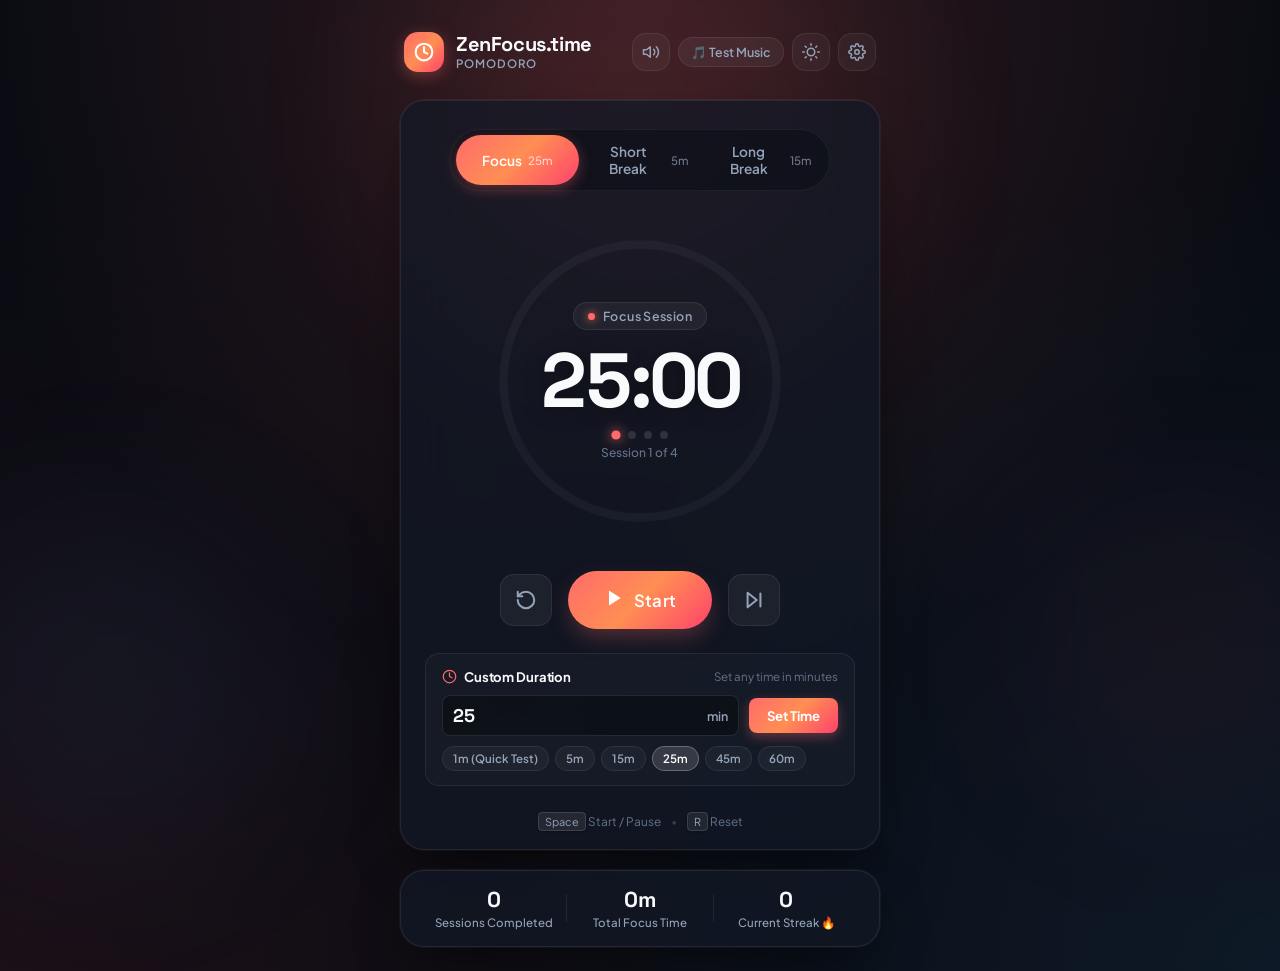
<file: index.html>
<!DOCTYPE html>
<html lang="en">
<head>
  <meta charset="UTF-8">
  <meta name="viewport" content="width=device-width, initial-scale=1.0">
  <title>ZenFocus.time - Minimalist Focus & Productivity Timer</title>
  <meta name="description" content="ZenFocus.time is a sleek, minimalist Pomodoro timer designed to boost focus and productivity. Customize work and break intervals, track focus streaks, and stay in the flow.">
  <meta name="keywords" content="ZenFocus.time, ZenFocus, pomodoro timer, focus timer, productivity app, time management, study timer">
  <meta name="robots" content="index, follow" />
  <link rel="canonical" href="https://zenfocus.time-fcyp.onrender.com/">

  <!-- Open Graph / Facebook -->
  <meta property="og:type" content="website">
  <meta property="og:url" content="https://zenfocus.time-fcyp.onrender.com/">
  <meta property="og:title" content="ZenFocus.time - Minimalist Focus & Productivity Timer">
  <meta property="og:description" content="ZenFocus.time is a sleek, minimalist Pomodoro timer designed to boost focus and productivity. Customize work and break intervals, track focus streaks, and stay in the flow.">
  <meta property="og:site_name" content="ZenFocus.time">

  <!-- Twitter Card -->
  <meta name="twitter:card" content="summary">
  <meta name="twitter:url" content="https://zenfocus.time-fcyp.onrender.com/">
  <meta name="twitter:title" content="ZenFocus.time - Minimalist Focus & Productivity Timer">
  <meta name="twitter:description" content="ZenFocus.time is a sleek, minimalist Pomodoro timer designed to boost focus and productivity. Customize work and break intervals, track focus streaks, and stay in the flow.">

  <!-- Schema.org JSON-LD Structured Data -->
  <script type="application/ld+json">
  {
    "@context": "https://schema.org",
    "@type": "WebApplication",
    "name": "ZenFocus.time",
    "url": "https://zenfocus.time-fcyp.onrender.com/",
    "applicationCategory": "ProductivityApplication",
    "operatingSystem": "All",
    "description": "ZenFocus.time is a sleek, minimalist Pomodoro timer designed to boost focus and productivity. Customize work and break intervals, track focus streaks, and stay in the flow.",
    "offers": {
      "@type": "Offer",
      "price": "0",
      "priceCurrency": "USD"
    }
  }
  </script>

  <link rel="preconnect" href="https://fonts.googleapis.com">
  <link rel="preconnect" href="https://fonts.gstatic.com" crossorigin>
  <link href="https://fonts.googleapis.com/css2?family=Plus+Jakarta+Sans:wght@300;400;500;600;700;800&family=Space+Grotesk:wght@500;700&display=swap" rel="stylesheet">
  <link rel="stylesheet" href="style.css">
</head>
<body>
  <div class="ambient-glow glow-1"></div>
  <div class="ambient-glow glow-2"></div>
  <div class="ambient-glow glow-3"></div>

  <div class="app-container">
    <!-- Top Navigation -->
    <header class="app-header">
      <div class="brand">
        <div class="brand-icon">
          <svg viewBox="0 0 24 24" fill="none" stroke="currentColor" stroke-width="2.5" stroke-linecap="round" stroke-linejoin="round">
            <circle cx="12" cy="12" r="10"></circle>
            <polyline points="12 6 12 12 16 14"></polyline>
          </svg>
        </div>
        <div class="brand-text">
          <h1 class="brand-title">ZenFocus.time</h1>
          <span class="brand-tag">Pomodoro</span>
        </div>
      </div>

      <div class="header-actions">
        <button id="btn-sound-toggle" class="icon-btn" title="Toggle Sound / Test Audio" aria-label="Toggle sound">
          <svg id="sound-icon-on" viewBox="0 0 24 24" fill="none" stroke="currentColor" stroke-width="2" stroke-linecap="round" stroke-linejoin="round">
            <polygon points="11 5 6 9 2 9 2 15 6 15 11 19 11 5"></polygon>
            <path d="M19.07 4.93a10 10 0 0 1 0 14.14M15.54 8.46a5 5 0 0 1 0 7.07"></path>
          </svg>
          <svg id="sound-icon-off" class="hidden" viewBox="0 0 24 24" fill="none" stroke="currentColor" stroke-width="2" stroke-linecap="round" stroke-linejoin="round">
            <polygon points="11 5 6 9 2 9 2 15 6 15 11 19 11 5"></polygon>
            <line x1="23" y1="9" x2="17" y2="15"></line>
            <line x1="17" y1="9" x2="23" y2="15"></line>
          </svg>
        </button>

        <button id="btn-test-sound" class="text-pill-btn" title="Play current completion music sample" aria-label="Test current music">
          <span>🎵 Test Music</span>
        </button>

        <button id="btn-theme-quick" class="icon-btn" title="Quick switch background light / theme" aria-label="Quick switch background light">
          <svg viewBox="0 0 24 24" fill="none" stroke="currentColor" stroke-width="2" stroke-linecap="round" stroke-linejoin="round">
            <circle cx="12" cy="12" r="5"></circle>
            <line x1="12" y1="1" x2="12" y2="3"></line>
            <line x1="12" y1="21" x2="12" y2="23"></line>
            <line x1="4.22" y1="4.22" x2="5.64" y2="5.64"></line>
            <line x1="18.36" y1="18.36" x2="19.78" y2="19.78"></line>
            <line x1="1" y1="12" x2="3" y2="12"></line>
            <line x1="21" y1="12" x2="23" y2="12"></line>
            <line x1="4.22" y1="19.78" x2="5.64" y2="18.36"></line>
            <line x1="18.36" y1="5.64" x2="19.78" y2="4.22"></line>
          </svg>
        </button>

        <button id="btn-settings-open" class="icon-btn" title="Timer Settings" aria-label="Open settings">
          <svg viewBox="0 0 24 24" fill="none" stroke="currentColor" stroke-width="2" stroke-linecap="round" stroke-linejoin="round">
            <circle cx="12" cy="12" r="3"></circle>
            <path d="M19.4 15a1.65 1.65 0 0 0 .33 1.82l.06.06a2 2 0 0 1 0 2.83 2 2 0 0 1-2.83 0l-.06-.06a1.65 1.65 0 0 0-1.82-.33 1.65 1.65 0 0 0-1 1.51V21a2 2 0 0 1-2 2 2 2 0 0 1-2-2v-.09A1.65 1.65 0 0 0 9 19.4a1.65 1.65 0 0 0-1.82.33l-.06.06a2 2 0 0 1-2.83 0 2 2 0 0 1 0-2.83l.06-.06a1.65 1.65 0 0 0 .33-1.82 1.65 1.65 0 0 0-1.51-1H3a2 2 0 0 1-2-2 2 2 0 0 1 2-2h.09A1.65 1.65 0 0 0 4.6 9a1.65 1.65 0 0 0-.33-1.82l-.06-.06a2 2 0 0 1 0-2.83 2 2 0 0 1 2.83 0l.06.06a1.65 1.65 0 0 0 1.82.33H9a1.65 1.65 0 0 0 1-1.51V3a2 2 0 0 1 2-2 2 2 0 0 1 2 2v.09a1.65 1.65 0 0 0 1 1.51 1.65 1.65 0 0 0 1.82-.33l.06-.06a2 2 0 0 1 2.83 0 2 2 0 0 1 0 2.83l-.06.06a1.65 1.65 0 0 0-.33 1.82V9a1.65 1.65 0 0 0 1.51 1H21a2 2 0 0 1 2 2 2 2 0 0 1-2 2h-.09a1.65 1.65 0 0 0-1.51 1z"></path>
          </svg>
        </button>
      </div>
    </header>

    <!-- Main Card -->
    <main class="timer-card glass-panel">
      <!-- Mode Tabs -->
      <nav class="mode-tabs" role="tablist" aria-label="Timer modes">
        <button id="tab-pomodoro" class="tab-btn active" role="tab" aria-selected="true" data-mode="pomodoro">
          <span class="tab-label">Focus</span>
          <span class="tab-duration">25m</span>
        </button>
        <button id="tab-shortBreak" class="tab-btn" role="tab" aria-selected="false" data-mode="shortBreak">
          <span class="tab-label">Short Break</span>
          <span class="tab-duration">5m</span>
        </button>
        <button id="tab-longBreak" class="tab-btn" role="tab" aria-selected="false" data-mode="longBreak">
          <span class="tab-label">Long Break</span>
          <span class="tab-duration">15m</span>
        </button>
        <div class="tab-glider"></div>
      </nav>

      <!-- Center Display with Circular Progress SVG -->
      <div class="dial-container">
        <svg class="progress-ring" viewBox="0 0 340 340" aria-hidden="true">
          <defs>
            <linearGradient id="ring-gradient-focus" x1="0%" y1="0%" x2="100%" y2="100%">
              <stop offset="0%" stop-color="#ff6b6b" />
              <stop offset="50%" stop-color="#ff8e53" />
              <stop offset="100%" stop-color="#ff416c" />
            </linearGradient>
            <linearGradient id="ring-gradient-shortBreak" x1="0%" y1="0%" x2="100%" y2="100%">
              <stop offset="0%" stop-color="#00f2fe" />
              <stop offset="100%" stop-color="#4facfe" />
            </linearGradient>
            <linearGradient id="ring-gradient-longBreak" x1="0%" y1="0%" x2="100%" y2="100%">
              <stop offset="0%" stop-color="#43e97b" />
              <stop offset="100%" stop-color="#38f9d7" />
            </linearGradient>
            <filter id="glow" x="-20%" y="-20%" width="140%" height="140%">
              <feGaussianBlur stdDeviation="6" result="blur" />
              <feComposite in="SourceGraphic" in2="blur" operator="over" />
            </filter>
          </defs>

          <!-- Background Track -->
          <circle class="ring-bg" cx="170" cy="170" r="145"></circle>
          <!-- Foreground Progress -->
          <circle id="progress-circle" class="ring-fg" cx="170" cy="170" r="145"></circle>
        </svg>

        <!-- Time and Status Center Display -->
        <div class="dial-content">
          <div class="session-badge" id="session-badge">
            <span class="badge-dot"></span>
            <span id="badge-text">Focus Session</span>
          </div>

          <div id="timer-display" class="timer-digits" role="timer" aria-live="polite">25:00</div>

          <div class="session-progress-dots" id="cycle-dots" title="Pomodoro cycle completion (4 cycles = long break)">
            <span class="dot active"></span>
            <span class="dot"></span>
            <span class="dot"></span>
            <span class="dot"></span>
          </div>
          <span class="cycle-label" id="cycle-text">Session 1 of 4</span>
        </div>
      </div>

      <!-- Action Controls -->
      <div class="controls-row">
        <!-- Reset Button -->
        <button id="btn-reset" class="control-btn secondary-btn" title="Reset current session (Hotkey: R)" aria-label="Reset Timer">
          <svg viewBox="0 0 24 24" fill="none" stroke="currentColor" stroke-width="2.2" stroke-linecap="round" stroke-linejoin="round">
            <path d="M3 12a9 9 0 1 0 9-9 9.75 9.75 0 0 0-6.74 2.74L3 8"></path>
            <path d="M3 3v5h5"></path>
          </svg>
          <span class="btn-text">Reset</span>
        </button>

        <!-- Main Start / Pause Button -->
        <button id="btn-toggle" class="control-btn primary-btn" title="Start/Pause countdown (Hotkey: Space)" aria-label="Start Timer">
          <span class="btn-icon">
            <svg id="icon-play" viewBox="0 0 24 24" fill="currentColor">
              <polygon points="6 3 20 12 6 21 6 3"></polygon>
            </svg>
            <svg id="icon-pause" class="hidden" viewBox="0 0 24 24" fill="currentColor">
              <rect x="6" y="4" width="4" height="16" rx="1.5"></rect>
              <rect x="14" y="4" width="4" height="16" rx="1.5"></rect>
            </svg>
          </span>
          <span id="btn-toggle-label" class="btn-label">Start</span>
        </button>

        <!-- Skip / Forward Button -->
        <button id="btn-skip" class="control-btn secondary-btn" title="Skip to next session" aria-label="Skip to next session">
          <svg viewBox="0 0 24 24" fill="none" stroke="currentColor" stroke-width="2.2" stroke-linecap="round" stroke-linejoin="round">
            <polygon points="5 4 15 12 5 20 5 4"></polygon>
            <line x1="19" y1="5" x2="19" y2="19"></line>
          </svg>
          <span class="btn-text">Skip</span>
        </button>
      </div>

      <!-- Custom Time in Minutes Input -->
      <div class="custom-time-section">
        <div class="custom-time-header">
          <div class="custom-time-title">
            <svg viewBox="0 0 24 24" fill="none" stroke="currentColor" stroke-width="2" stroke-linecap="round" stroke-linejoin="round">
              <circle cx="12" cy="12" r="10"></circle>
              <polyline points="12 6 12 12 16 14"></polyline>
            </svg>
            <span>Custom Duration</span>
          </div>
          <span class="custom-time-hint">Set any time in minutes</span>
        </div>

        <div class="custom-time-form">
          <div class="custom-input-wrapper">
            <input type="number" id="custom-minutes-input" min="1" max="180" value="25" placeholder="25" aria-label="Custom time in minutes">
            <span class="custom-input-unit">min</span>
          </div>
          <button id="btn-set-custom-time" class="btn-custom-set" type="button">Set Time</button>
        </div>

        <div class="quick-presets">
          <button type="button" class="preset-pill" data-min="1">1m (Quick Test)</button>
          <button type="button" class="preset-pill" data-min="5">5m</button>
          <button type="button" class="preset-pill" data-min="15">15m</button>
          <button type="button" class="preset-pill active" data-min="25">25m</button>
          <button type="button" class="preset-pill" data-min="45">45m</button>
          <button type="button" class="preset-pill" data-min="60">60m</button>
        </div>
      </div>

      <!-- Dedicated Audio Element for Sound Effect -->
      <audio id="alarm-audio" src="alarm.wav" preload="auto"></audio>

      <!-- Quick Tips & Hotkeys -->
      <footer class="timer-footer">
        <div class="shortcut-hints">
          <span class="shortcut"><kbd>Space</kbd> Start / Pause</span>
          <span class="shortcut-separator">•</span>
          <span class="shortcut"><kbd>R</kbd> Reset</span>
        </div>
      </footer>
    </main>

    <!-- Productivity Stats Bar -->
    <section class="stats-card glass-panel">
      <div class="stat-item">
        <span class="stat-number" id="stat-completed">0</span>
        <span class="stat-name">Sessions Completed</span>
      </div>
      <div class="stat-divider"></div>
      <div class="stat-item">
        <span class="stat-number" id="stat-focus-time">0m</span>
        <span class="stat-name">Total Focus Time</span>
      </div>
      <div class="stat-divider"></div>
      <div class="stat-item">
        <span class="stat-number" id="stat-streak">0</span>
        <span class="stat-name">Current Streak 🔥</span>
      </div>
    </section>
  </div>

  <!-- Settings Modal Backdrop & Dialog -->
  <div id="settings-modal" class="modal-backdrop hidden" role="dialog" aria-modal="true" aria-labelledby="settings-heading">
    <div class="modal-card glass-panel">
      <!-- Modal Header with Explicit Back Button and Close Button -->
      <div class="modal-header">
        <button id="btn-settings-back" class="btn-modal-back" type="button" title="Back to Timer" aria-label="Back to Timer">
          <svg viewBox="0 0 24 24" fill="none" stroke="currentColor" stroke-width="2.2" stroke-linecap="round" stroke-linejoin="round">
            <line x1="19" y1="12" x2="5" y2="12"></line>
            <polyline points="12 19 5 12 12 5"></polyline>
          </svg>
          <span>Back</span>
        </button>
        <h2 id="settings-heading" class="modal-title">Timer Settings</h2>
        <button id="btn-settings-close" class="icon-btn close-btn" type="button" title="Close settings" aria-label="Close settings">
          <svg viewBox="0 0 24 24" fill="none" stroke="currentColor" stroke-width="2" stroke-linecap="round" stroke-linejoin="round">
            <line x1="18" y1="6" x2="6" y2="18"></line>
            <line x1="6" y1="6" x2="18" y2="18"></line>
          </svg>
        </button>
      </div>

      <div class="modal-body">
        <!-- 1. Time Presets -->
        <div class="setting-group">
          <label class="setting-title">Time (Minutes)</label>
          <div class="time-inputs-grid">
            <div class="input-card">
              <label for="input-pomodoro">Focus</label>
              <input type="number" id="input-pomodoro" min="1" max="90" value="25">
            </div>
            <div class="input-card">
              <label for="input-shortBreak">Short Break</label>
              <input type="number" id="input-shortBreak" min="1" max="30" value="5">
            </div>
            <div class="input-card">
              <label for="input-longBreak">Long Break</label>
              <input type="number" id="input-longBreak" min="1" max="60" value="15">
            </div>
          </div>
        </div>

        <!-- 2. Sound & Alerts with Rich Music Selection Cards -->
        <div class="setting-group">
          <label class="setting-title">Sound & Alerts</label>

          <div class="setting-row">
            <div class="setting-desc">
              <span class="setting-label">Sound Notification</span>
              <span class="setting-subtext">Play acoustic chime when countdown finishes</span>
            </div>
            <label class="switch">
              <input type="checkbox" id="setting-sound-enabled" checked>
              <span class="slider"></span>
            </label>
          </div>

          <div class="setting-row">
            <div class="setting-desc">
              <span class="setting-label">Volume (<span id="setting-volume-label">85%</span>)</span>
            </div>
            <input type="range" id="setting-volume" min="10" max="100" value="85" class="custom-range">
          </div>

          <!-- Interactive Music Cards Grid -->
          <div class="setting-subgroup">
            <div class="setting-desc" style="margin-top: 4px; margin-bottom: 8px;">
              <span class="setting-label">End-of-Timer Music</span>
              <span class="setting-subtext">Choose your celebration sound (click card to select & preview):</span>
            </div>

            <div class="music-cards-grid" id="music-cards-container">
              <button type="button" class="music-card-btn active" data-music="fanfare" title="Strong Victory Fanfare">
                <div class="music-card-info">
                  <span class="music-card-icon">🎺</span>
                  <div class="music-card-text">
                    <span class="music-card-title">Victory Fanfare</span>
                    <span class="music-card-tag">Triumphant Brass</span>
                  </div>
                </div>
                <div class="music-card-actions">
                  <span class="music-card-check">✓</span>
                  <span class="music-card-preview-btn" title="Preview sound" data-preview="fanfare">
                    <svg viewBox="0 0 24 24" fill="currentColor"><polygon points="6 4 20 12 6 20 6 4"></polygon></svg>
                  </span>
                </div>
              </button>

              <button type="button" class="music-card-btn" data-music="zen" title="Zen Temple Chime">
                <div class="music-card-info">
                  <span class="music-card-icon">🧘</span>
                  <div class="music-card-text">
                    <span class="music-card-title">Zen Temple Chime</span>
                    <span class="music-card-tag">528Hz Solfeggio</span>
                  </div>
                </div>
                <div class="music-card-actions">
                  <span class="music-card-check">✓</span>
                  <span class="music-card-preview-btn" title="Preview sound" data-preview="zen">
                    <svg viewBox="0 0 24 24" fill="currentColor"><polygon points="6 4 20 12 6 20 6 4"></polygon></svg>
                  </span>
                </div>
              </button>

              <button type="button" class="music-card-btn" data-music="crystal" title="Crystal Marimba">
                <div class="music-card-info">
                  <span class="music-card-icon">💎</span>
                  <div class="music-card-text">
                    <span class="music-card-title">Crystal Marimba</span>
                    <span class="music-card-tag">Melodic Triad</span>
                  </div>
                </div>
                <div class="music-card-actions">
                  <span class="music-card-check">✓</span>
                  <span class="music-card-preview-btn" title="Preview sound" data-preview="crystal">
                    <svg viewBox="0 0 24 24" fill="currentColor"><polygon points="6 4 20 12 6 20 6 4"></polygon></svg>
                  </span>
                </div>
              </button>

              <button type="button" class="music-card-btn" data-music="digital" title="Modern Pulse">
                <div class="music-card-info">
                  <span class="music-card-icon">⚡</span>
                  <div class="music-card-text">
                    <span class="music-card-title">Modern Pulse</span>
                    <span class="music-card-tag">Crisp Dual Alert</span>
                  </div>
                </div>
                <div class="music-card-actions">
                  <span class="music-card-check">✓</span>
                  <span class="music-card-preview-btn" title="Preview sound" data-preview="digital">
                    <svg viewBox="0 0 24 24" fill="currentColor"><polygon points="6 4 20 12 6 20 6 4"></polygon></svg>
                  </span>
                </div>
              </button>

              <button type="button" class="music-card-btn" data-music="bell" title="Acoustic Bell">
                <div class="music-card-info">
                  <span class="music-card-icon">🔔</span>
                  <div class="music-card-text">
                    <span class="music-card-title">Acoustic Bell</span>
                    <span class="music-card-tag">Warm Desk Chime</span>
                  </div>
                </div>
                <div class="music-card-actions">
                  <span class="music-card-check">✓</span>
                  <span class="music-card-preview-btn" title="Preview sound" data-preview="bell">
                    <svg viewBox="0 0 24 24" fill="currentColor"><polygon points="6 4 20 12 6 20 6 4"></polygon></svg>
                  </span>
                </div>
              </button>

              <button type="button" class="music-card-btn" data-music="harp" title="Celestial Harp">
                <div class="music-card-info">
                  <span class="music-card-icon">✨</span>
                  <div class="music-card-text">
                    <span class="music-card-title">Celestial Harp</span>
                    <span class="music-card-tag">Ambient Glissando</span>
                  </div>
                </div>
                <div class="music-card-actions">
                  <span class="music-card-check">✓</span>
                  <span class="music-card-preview-btn" title="Preview sound" data-preview="harp">
                    <svg viewBox="0 0 24 24" fill="currentColor"><polygon points="6 4 20 12 6 20 6 4"></polygon></svg>
                  </span>
                </div>
              </button>
            </div>

            <!-- Fallback select for accessibility sync -->
            <select id="setting-chime-style" class="custom-select" style="display: none;" aria-label="Select Chime Music">
              <option value="fanfare" selected>Strong Victory Fanfare 🎺 (Default)</option>
              <option value="zen">Zen Temple Chime 🧘</option>
              <option value="crystal">Crystal Marimba 💎</option>
              <option value="digital">Modern Pulse ⚡</option>
              <option value="bell">Acoustic Bell 🔔</option>
              <option value="harp">Celestial Harp ✨</option>
            </select>
          </div>
        </div>

        <!-- 3. Background Light & Atmosphere Themes Inside Settings -->
        <div class="setting-group" id="setting-group-theme">
          <label class="setting-title">Background Light & Atmosphere</label>
          <span class="setting-subtext">Click any ambient light theme below to see real-time glow:</span>

          <div class="setting-theme-grid" id="theme-swatches">
            <button type="button" class="theme-card-btn active" data-theme="midnight" title="Midnight Slate">
              <span class="theme-check-icon">✓</span>
              <span class="theme-card-preview" style="background: linear-gradient(135deg, #182030, #ff6348);"></span>
              <span class="theme-card-title">Midnight</span>
            </button>
            <button type="button" class="theme-card-btn" data-theme="violet" title="Cosmic Violet">
              <span class="theme-check-icon">✓</span>
              <span class="theme-card-preview" style="background: linear-gradient(135deg, #241142, #a855f7);"></span>
              <span class="theme-card-title">Violet</span>
            </button>
            <button type="button" class="theme-card-btn" data-theme="cyan" title="Electric Ocean">
              <span class="theme-check-icon">✓</span>
              <span class="theme-card-preview" style="background: linear-gradient(135deg, #072a3e, #00f2fe);"></span>
              <span class="theme-card-title">Cyan</span>
            </button>
            <button type="button" class="theme-card-btn" data-theme="emerald" title="Zen Forest">
              <span class="theme-check-icon">✓</span>
              <span class="theme-card-preview" style="background: linear-gradient(135deg, #093322, #10b981);"></span>
              <span class="theme-card-title">Emerald</span>
            </button>
            <button type="button" class="theme-card-btn" data-theme="sunset" title="Golden Sunset">
              <span class="theme-check-icon">✓</span>
              <span class="theme-card-preview" style="background: linear-gradient(135deg, #381c04, #f59e0b);"></span>
              <span class="theme-card-title">Sunset</span>
            </button>
            <button type="button" class="theme-card-btn" data-theme="crimson" title="Ruby Rose">
              <span class="theme-check-icon">✓</span>
              <span class="theme-card-preview" style="background: linear-gradient(135deg, #360917, #f43f5e);"></span>
              <span class="theme-card-title">Crimson</span>
            </button>
          </div>
        </div>

        <!-- 4. Preferences -->
        <div class="setting-group">
          <label class="setting-title">Preferences</label>
          <div class="setting-row">
            <div class="setting-desc">
              <span class="setting-label">Auto-start Breaks</span>
              <span class="setting-subtext">Automatically begin break timer when focus completes</span>
            </div>
            <label class="switch">
              <input type="checkbox" id="setting-auto-break">
              <span class="slider"></span>
            </label>
          </div>
        </div>
      </div>

      <!-- Always Pinned Modal Footer with Back & Save/Apply -->
      <div class="modal-footer">
        <button id="btn-settings-footer-back" class="btn-ghost btn-footer-back" type="button" title="Back to timer">
          <svg viewBox="0 0 24 24" fill="none" stroke="currentColor" stroke-width="2.2" stroke-linecap="round" stroke-linejoin="round">
            <polyline points="15 18 9 12 15 6"></polyline>
          </svg>
          <span>Back</span>
        </button>
        <button id="btn-settings-reset" class="btn-ghost" type="button">Reset Defaults</button>
        <button id="btn-settings-save" class="btn-solid btn-save-apply" type="button">
          <svg viewBox="0 0 24 24" fill="none" stroke="currentColor" stroke-width="2.2" stroke-linecap="round" stroke-linejoin="round">
            <polyline points="20 6 9 17 4 12"></polyline>
          </svg>
          <span>Save & Apply</span>
        </button>
      </div>
    </div>
  </div>

  <!-- Audio Completion Banner Toast Notification -->
  <div id="toast-notification" class="toast-card glass-panel hidden" role="status" aria-live="polite">
    <div class="toast-icon">✨</div>
    <div class="toast-body">
      <h4 id="toast-title" class="toast-title">Session Complete!</h4>
      <p id="toast-message" class="toast-message">Great job! Time for a well-deserved break.</p>
    </div>
    <button id="btn-toast-dismiss" class="toast-close" aria-label="Dismiss toast">×</button>
  </div>

  <script src="app.js"></script>
</body>
</html>
</file>
<file: style.css>
:root {
  /* Default Ambient Colors */
  --ambient-1: rgba(255, 107, 107, 0.14);
  --ambient-2: rgba(79, 172, 254, 0.08);
  --ambient-3: rgba(255, 71, 87, 0.08);

  /* Color Palette - Focus Theme (Default Coral/Orange) */
  --theme-primary: #ff6348;
  --theme-secondary: #ff4757;
  --theme-gradient: linear-gradient(135deg, #ff6b6b 0%, #ff8e53 50%, #ff416c 100%);
  --theme-glow: rgba(255, 107, 107, 0.35);
  --theme-bg-glow: rgba(255, 71, 87, 0.12);

  /* Mode Specific Colors */
  --focus-gradient: linear-gradient(135deg, #ff6b6b 0%, #ff8e53 50%, #ff416c 100%);
  --focus-glow: rgba(255, 107, 107, 0.35);
  --shortBreak-gradient: linear-gradient(135deg, #00f2fe 0%, #4facfe 100%);
  --shortBreak-glow: rgba(79, 172, 254, 0.35);
  --longBreak-gradient: linear-gradient(135deg, #43e97b 0%, #38f9d7 100%);
  --longBreak-glow: rgba(56, 249, 215, 0.35);

  /* Neutral Dark Glass Theme */
  --bg-deep: #080b12;
  --card-bg: rgba(18, 24, 38, 0.72);
  --card-border: rgba(255, 255, 255, 0.08);
  --card-border-hover: rgba(255, 255, 255, 0.16);
  --text-main: #f8fafc;
  --text-muted: #94a3b8;
  --text-dim: #64748b;

  --font-display: 'Space Grotesk', -apple-system, BlinkMacSystemFont, sans-serif;
  --font-body: 'Plus Jakarta Sans', -apple-system, BlinkMacSystemFont, sans-serif;

  --radius-sm: 8px;
  --radius-md: 14px;
  --radius-lg: 24px;
  --radius-full: 9999px;

  --shadow-card: 0 20px 50px -10px rgba(0, 0, 0, 0.5), 0 0 0 1px rgba(255, 255, 255, 0.05);
  --shadow-btn: 0 10px 25px -5px var(--theme-glow);
}

/* 1. Midnight Theme (Default) */
body[data-theme="midnight"],
:root:not([data-theme]) body {
  --bg-deep: #080b12;
  --card-bg: rgba(18, 24, 38, 0.75);
  --card-border: rgba(255, 255, 255, 0.08);
  --ambient-1: rgba(255, 107, 107, 0.16);
  --ambient-2: rgba(79, 172, 254, 0.09);
  --ambient-3: rgba(255, 71, 87, 0.08);
}

/* 2. Cosmic Violet Theme */
body[data-theme="violet"] {
  --bg-deep: #0c0617;
  --card-bg: rgba(25, 13, 44, 0.75);
  --card-border: rgba(168, 85, 247, 0.18);
  --card-border-hover: rgba(168, 85, 247, 0.35);
  --ambient-1: rgba(168, 85, 247, 0.22);
  --ambient-2: rgba(236, 72, 153, 0.15);
  --ambient-3: rgba(99, 102, 241, 0.14);
}

/* 3. Electric Ocean Cyan Theme */
body[data-theme="cyan"] {
  --bg-deep: #030e18;
  --card-bg: rgba(7, 26, 42, 0.75);
  --card-border: rgba(0, 242, 254, 0.18);
  --card-border-hover: rgba(0, 242, 254, 0.35);
  --ambient-1: rgba(0, 242, 254, 0.2);
  --ambient-2: rgba(79, 172, 254, 0.15);
  --ambient-3: rgba(20, 184, 166, 0.12);
}

/* 4. Zen Forest Emerald Theme */
body[data-theme="emerald"] {
  --bg-deep: #03140c;
  --card-bg: rgba(8, 36, 24, 0.75);
  --card-border: rgba(16, 185, 129, 0.18);
  --card-border-hover: rgba(16, 185, 129, 0.35);
  --ambient-1: rgba(16, 185, 129, 0.2);
  --ambient-2: rgba(56, 249, 215, 0.14);
  --ambient-3: rgba(5, 150, 105, 0.14);
}

/* 5. Golden Sunset Theme */
body[data-theme="sunset"] {
  --bg-deep: #160a02;
  --card-bg: rgba(38, 19, 7, 0.75);
  --card-border: rgba(245, 158, 11, 0.2);
  --card-border-hover: rgba(245, 158, 11, 0.38);
  --ambient-1: rgba(245, 158, 11, 0.2);
  --ambient-2: rgba(239, 68, 68, 0.14);
  --ambient-3: rgba(217, 119, 6, 0.14);
}

/* 6. Ruby Rose Theme */
body[data-theme="crimson"] {
  --bg-deep: #18030b;
  --card-bg: rgba(42, 10, 22, 0.75);
  --card-border: rgba(244, 63, 94, 0.2);
  --card-border-hover: rgba(244, 63, 94, 0.38);
  --ambient-1: rgba(244, 63, 94, 0.22);
  --ambient-2: rgba(219, 39, 119, 0.15);
  --ambient-3: rgba(239, 68, 68, 0.14);
}

/* Base Reset & Typography */
* {
  margin: 0;
  padding: 0;
  box-sizing: border-box;
  -webkit-font-smoothing: antialiased;
}

/* Globally remove side scrollbar while keeping scroll functionality */
html,
body,
* {
  scrollbar-width: none !important;
  /* Firefox */
  -ms-overflow-style: none !important;
  /* IE & Edge */
}

html::-webkit-scrollbar,
body::-webkit-scrollbar,
*::-webkit-scrollbar {
  display: none !important;
  width: 0 !important;
  height: 0 !important;
}

body {
  font-family: var(--font-body);
  background-color: var(--bg-deep);
  color: var(--text-main);
  min-height: 100vh;
  display: flex;
  justify-content: center;
  align-items: center;
  overflow-x: hidden;
  position: relative;
  padding: 24px 16px;
  background-image:
    radial-gradient(circle at 50% 0%, var(--ambient-1) 0%, transparent 60%),
    radial-gradient(circle at 100% 100%, var(--ambient-2) 0%, transparent 50%),
    radial-gradient(circle at 0% 100%, var(--ambient-3) 0%, transparent 50%);
  transition: background-color 0.6s cubic-bezier(0.4, 0, 0.2, 1);
}

/* Ambient Floating Glow Elements */
.ambient-glow {
  position: fixed;
  border-radius: 50%;
  filter: blur(100px);
  pointer-events: none;
  z-index: 0;
  opacity: 0.7;
  transition: background 0.8s cubic-bezier(0.4, 0, 0.2, 1);
}

.glow-1 {
  width: 450px;
  height: 450px;
  top: -100px;
  left: 50%;
  transform: translateX(-50%);
  background: var(--ambient-1);
  animation: floatOrb 18s ease-in-out infinite alternate;
}

.glow-2 {
  width: 350px;
  height: 350px;
  bottom: 5%;
  left: -5%;
  background: var(--ambient-2);
}

.glow-3 {
  width: 320px;
  height: 320px;
  bottom: 10%;
  right: -5%;
  background: var(--ambient-3);
}

@keyframes floatOrb {
  0% {
    transform: translateX(-50%) translateY(0) scale(1);
  }

  50% {
    transform: translateX(-45%) translateY(40px) scale(1.08);
  }

  100% {
    transform: translateX(-55%) translateY(10px) scale(0.95);
  }
}

/* Settings Modal Theme Grid */
.setting-theme-grid {
  display: grid;
  grid-template-columns: repeat(3, 1fr);
  gap: 10px;
}

@media (max-width: 480px) {
  .setting-theme-grid {
    grid-template-columns: repeat(2, 1fr);
  }
}

.theme-card-btn {
  position: relative;
  background: rgba(255, 255, 255, 0.04);
  border: 1px solid rgba(255, 255, 255, 0.1);
  border-radius: var(--radius-md);
  padding: 12px 8px 10px;
  display: flex;
  flex-direction: column;
  align-items: center;
  gap: 8px;
  cursor: pointer;
  transition: all 0.25s cubic-bezier(0.4, 0, 0.2, 1);
  user-select: none;
}

.theme-card-preview {
  width: 100%;
  height: 26px;
  border-radius: var(--radius-sm);
  border: 1px solid rgba(255, 255, 255, 0.25);
  box-shadow: 0 2px 6px rgba(0, 0, 0, 0.3);
}

.theme-card-title {
  font-family: inherit;
  font-size: 0.78rem;
  font-weight: 600;
  color: var(--text-muted);
}

.theme-check-icon {
  display: none;
  position: absolute;
  top: 5px;
  right: 6px;
  width: 16px;
  height: 16px;
  border-radius: 50%;
  background: var(--theme-primary);
  color: #fff;
  font-size: 0.65rem;
  font-weight: 700;
  align-items: center;
  justify-content: center;
  box-shadow: 0 0 6px var(--theme-glow);
}

.theme-card-btn:hover {
  background: rgba(255, 255, 255, 0.1);
  border-color: rgba(255, 255, 255, 0.25);
  transform: translateY(-2px);
}

.theme-card-btn:hover .theme-card-title {
  color: var(--text-main);
}

.theme-card-btn.active {
  background: rgba(255, 255, 255, 0.12);
  border-color: var(--theme-primary);
  box-shadow: 0 0 16px var(--ambient-1);
}

.theme-card-btn.active .theme-check-icon {
  display: flex;
}

.theme-card-btn.active .theme-card-preview {
  border-color: #fff;
  box-shadow: 0 0 10px currentColor;
}

.theme-card-btn.active .theme-card-title {
  color: #fff;
  font-weight: 700;
}

.setting-header-with-badge {
  display: flex;
  align-items: center;
  justify-content: space-between;
  gap: 8px;
}

.active-badge-pill {
  font-size: 0.72rem;
  font-weight: 600;
  padding: 3px 9px;
  border-radius: var(--radius-full);
  background: rgba(255, 255, 255, 0.08);
  color: var(--text-main);
  border: 1px solid rgba(255, 255, 255, 0.15);
  letter-spacing: 0.02em;
}

/* Main Container Layout */
.app-container {
  width: 100%;
  max-width: 480px;
  display: flex;
  flex-direction: column;
  gap: 20px;
  position: relative;
  z-index: 1;
}

/* Glass Panel Utility */
.glass-panel {
  background: var(--card-bg);
  backdrop-filter: blur(24px);
  -webkit-backdrop-filter: blur(24px);
  border: 1px solid var(--card-border);
  box-shadow: var(--shadow-card);
  border-radius: var(--radius-lg);
  transition: border-color 0.3s ease, box-shadow 0.3s ease;
}

.glass-panel:hover {
  border-color: var(--card-border-hover);
}

/* App Header */
.app-header {
  display: flex;
  justify-content: space-between;
  align-items: center;
  padding: 8px 4px;
}

.brand {
  display: flex;
  align-items: center;
  gap: 12px;
}

.brand-icon {
  width: 40px;
  height: 40px;
  border-radius: var(--radius-md);
  background: var(--theme-gradient);
  display: flex;
  align-items: center;
  justify-content: center;
  color: #fff;
  box-shadow: 0 4px 15px var(--theme-glow);
  transition: all 0.4s ease;
}

.brand-icon svg {
  width: 20px;
  height: 20px;
}

.brand-text {
  display: flex;
  flex-direction: column;
}

.brand-title {
  font-family: var(--font-display);
  font-size: 1.25rem;
  font-weight: 700;
  letter-spacing: -0.02em;
  color: var(--text-main);
  line-height: 1.15;
  margin: 0;
}

.brand-tag {
  font-size: 0.72rem;
  font-weight: 600;
  color: var(--text-muted);
  text-transform: uppercase;
  letter-spacing: 0.08em;
}

.header-actions {
  display: flex;
  align-items: center;
  gap: 8px;
}

.icon-btn {
  width: 38px;
  height: 38px;
  border-radius: var(--radius-md);
  background: rgba(255, 255, 255, 0.04);
  border: 1px solid var(--card-border);
  color: var(--text-muted);
  display: flex;
  align-items: center;
  justify-content: center;
  cursor: pointer;
  transition: all 0.2s cubic-bezier(0.4, 0, 0.2, 1);
}

.icon-btn svg {
  width: 18px;
  height: 18px;
}

.icon-btn:hover {
  background: rgba(255, 255, 255, 0.1);
  color: var(--text-main);
  border-color: rgba(255, 255, 255, 0.2);
  transform: translateY(-1px);
}

.icon-btn:active {
  transform: translateY(1px);
}

.text-pill-btn {
  background: rgba(255, 255, 255, 0.05);
  border: 1px solid var(--card-border);
  color: var(--text-muted);
  padding: 6px 12px;
  border-radius: var(--radius-full);
  font-size: 0.78rem;
  font-weight: 600;
  font-family: inherit;
  cursor: pointer;
  display: flex;
  align-items: center;
  gap: 4px;
  transition: all 0.2s ease;
}

.text-pill-btn:hover {
  background: rgba(255, 255, 255, 0.1);
  color: var(--text-main);
  border-color: rgba(255, 255, 255, 0.2);
  transform: translateY(-1px);
}

/* Timer Card */
.timer-card {
  padding: 28px 24px 20px;
  display: flex;
  flex-direction: column;
  align-items: center;
  gap: 24px;
}

/* Mode Switcher Tabs */
.mode-tabs {
  position: relative;
  display: flex;
  background: rgba(10, 14, 23, 0.6);
  padding: 5px;
  border-radius: var(--radius-full);
  border: 1px solid rgba(255, 255, 255, 0.06);
  width: 100%;
  max-width: 380px;
}

.tab-btn {
  flex: 1;
  position: relative;
  z-index: 2;
  background: none;
  border: none;
  padding: 8px 12px;
  font-family: inherit;
  font-size: 0.85rem;
  font-weight: 600;
  color: var(--text-muted);
  cursor: pointer;
  border-radius: var(--radius-full);
  transition: color 0.3s ease;
  display: flex;
  align-items: center;
  justify-content: center;
  gap: 6px;
}

.tab-btn:hover {
  color: var(--text-main);
}

.tab-btn.active {
  color: #fff;
}

.tab-duration {
  font-size: 0.72rem;
  opacity: 0.7;
  font-weight: 500;
}

/* Floating Glider underneath active tab */
.tab-glider {
  position: absolute;
  top: 5px;
  bottom: 5px;
  left: 5px;
  width: calc((100% - 10px) / 3);
  border-radius: var(--radius-full);
  background: var(--theme-gradient);
  box-shadow: 0 4px 14px var(--theme-glow);
  z-index: 1;
  transition: transform 0.35s cubic-bezier(0.34, 1.56, 0.64, 1), background 0.4s ease;
}

/* Dial & Circular Timer Display */
.dial-container {
  position: relative;
  width: 320px;
  height: 320px;
  display: flex;
  align-items: center;
  justify-content: center;
  margin: 6px 0;
}

.progress-ring {
  width: 100%;
  height: 100%;
  transform: rotate(-90deg);
  overflow: visible;
}

.ring-bg {
  fill: none;
  stroke: rgba(255, 255, 255, 0.04);
  stroke-width: 9;
}

.ring-fg {
  fill: none;
  stroke: url(#ring-gradient-focus);
  stroke-width: 9;
  stroke-linecap: round;
  stroke-dasharray: 911;
  /* 2 * PI * 145 = ~911 */
  stroke-dashoffset: 0;
  transition: stroke-dashoffset 0.8s cubic-bezier(0.4, 0, 0.2, 1), stroke 0.4s ease;
  filter: drop-shadow(0 0 10px var(--theme-glow));
}

.dial-content {
  position: absolute;
  display: flex;
  flex-direction: column;
  align-items: center;
  justify-content: center;
  text-align: center;
}

.session-badge {
  display: inline-flex;
  align-items: center;
  gap: 8px;
  background: rgba(255, 255, 255, 0.05);
  border: 1px solid rgba(255, 255, 255, 0.08);
  padding: 5px 14px;
  border-radius: var(--radius-full);
  font-size: 0.78rem;
  font-weight: 600;
  letter-spacing: 0.03em;
  color: var(--text-muted);
  margin-bottom: 6px;
  transition: all 0.3s ease;
}

.badge-dot {
  width: 7px;
  height: 7px;
  border-radius: 50%;
  background: var(--theme-primary);
  box-shadow: 0 0 8px var(--theme-primary);
}

.timer-digits {
  font-family: var(--font-display);
  font-size: 4.8rem;
  font-weight: 700;
  letter-spacing: -0.04em;
  line-height: 1;
  color: var(--text-main);
  font-variant-numeric: tabular-nums;
  margin: 6px 0;
  text-shadow: 0 2px 20px rgba(0, 0, 0, 0.4);
  user-select: none;
}

.session-progress-dots {
  display: flex;
  gap: 8px;
  margin-top: 6px;
}

.session-progress-dots .dot {
  width: 8px;
  height: 8px;
  border-radius: 50%;
  background: rgba(255, 255, 255, 0.12);
  transition: all 0.3s cubic-bezier(0.4, 0, 0.2, 1);
}

.session-progress-dots .dot.active {
  background: var(--theme-primary);
  box-shadow: 0 0 10px var(--theme-primary);
  transform: scale(1.15);
}

.cycle-label {
  font-size: 0.75rem;
  color: var(--text-dim);
  font-weight: 500;
  margin-top: 6px;
}

/* Controls Area */
.controls-row {
  display: flex;
  align-items: center;
  justify-content: center;
  gap: 16px;
  width: 100%;
}

.control-btn {
  font-family: inherit;
  cursor: pointer;
  display: inline-flex;
  align-items: center;
  justify-content: center;
  border: none;
  font-weight: 600;
  transition: all 0.25s cubic-bezier(0.34, 1.56, 0.64, 1);
}

.secondary-btn {
  width: 52px;
  height: 52px;
  border-radius: var(--radius-md);
  background: rgba(255, 255, 255, 0.05);
  border: 1px solid var(--card-border);
  color: var(--text-muted);
}

.secondary-btn svg {
  width: 22px;
  height: 22px;
  transition: transform 0.3s ease;
}

.secondary-btn:hover {
  background: rgba(255, 255, 255, 0.09);
  color: var(--text-main);
  border-color: rgba(255, 255, 255, 0.18);
  transform: translateY(-2px);
}

.secondary-btn:hover svg {
  transform: rotate(-35deg);
}

#btn-skip:hover svg {
  transform: translateX(2px);
}

.secondary-btn:active {
  transform: translateY(1px);
}

.secondary-btn .btn-text {
  display: none;
}

/* Primary Start / Pause Hero Button */
.primary-btn {
  height: 58px;
  padding: 0 36px;
  border-radius: var(--radius-full);
  background: var(--theme-gradient);
  color: #fff;
  font-size: 1.05rem;
  letter-spacing: 0.02em;
  gap: 10px;
  box-shadow: var(--shadow-btn);
  position: relative;
  overflow: hidden;
}

.primary-btn::before {
  content: '';
  position: absolute;
  top: 0;
  left: -100%;
  width: 100%;
  height: 100%;
  background: linear-gradient(90deg, transparent, rgba(255, 255, 255, 0.25), transparent);
  transition: left 0.6s ease;
}

.primary-btn:hover::before {
  left: 100%;
}

.primary-btn:hover {
  transform: translateY(-2px) scale(1.02);
  box-shadow: 0 14px 30px -4px var(--theme-glow);
}

.primary-btn:active {
  transform: translateY(1px) scale(0.98);
}

.primary-btn.is-running {
  animation: pulseButton 2s infinite ease-in-out;
}

@keyframes pulseButton {

  0%,
  100% {
    box-shadow: 0 10px 25px -5px var(--theme-glow);
  }

  50% {
    box-shadow: 0 14px 35px 2px var(--theme-glow);
  }
}

.btn-icon svg {
  width: 20px;
  height: 20px;
}

/* Custom Time in Minutes Section */
.custom-time-section {
  width: 100%;
  background: rgba(255, 255, 255, 0.025);
  border: 1px solid rgba(255, 255, 255, 0.07);
  border-radius: var(--radius-md);
  padding: 14px 16px;
  display: flex;
  flex-direction: column;
  gap: 10px;
  transition: all 0.3s ease;
}

.custom-time-section:hover,
.custom-time-section:focus-within {
  border-color: rgba(255, 255, 255, 0.15);
  background: rgba(255, 255, 255, 0.04);
}

.custom-time-header {
  display: flex;
  justify-content: space-between;
  align-items: center;
}

.custom-time-title {
  display: flex;
  align-items: center;
  gap: 7px;
  font-size: 0.82rem;
  font-weight: 700;
  letter-spacing: -0.01em;
  color: var(--text-main);
}

.custom-time-title svg {
  width: 15px;
  height: 15px;
  color: var(--theme-primary);
}

.custom-time-hint {
  font-size: 0.72rem;
  color: var(--text-dim);
}

.custom-time-form {
  display: flex;
  gap: 10px;
  align-items: center;
}

.custom-input-wrapper {
  position: relative;
  flex: 1;
  display: flex;
  align-items: center;
  background: rgba(0, 0, 0, 0.35);
  border: 1px solid rgba(255, 255, 255, 0.1);
  border-radius: var(--radius-sm);
  padding: 2px 10px;
  transition: border-color 0.2s, box-shadow 0.2s;
}

.custom-input-wrapper:focus-within {
  border-color: var(--theme-primary);
  box-shadow: 0 0 0 2px var(--theme-glow);
}

#custom-minutes-input {
  width: 100%;
  background: transparent;
  border: none;
  outline: none;
  color: var(--text-main);
  font-family: var(--font-display);
  font-size: 1.15rem;
  font-weight: 700;
  padding: 6px 0;
}

#custom-minutes-input::-webkit-inner-spin-button,
#custom-minutes-input::-webkit-outer-spin-button {
  -webkit-appearance: none;
  margin: 0;
}

.custom-input-unit {
  font-size: 0.78rem;
  font-weight: 600;
  color: var(--text-muted);
  user-select: none;
}

.btn-custom-set {
  background: var(--theme-gradient);
  border: none;
  color: #fff;
  font-family: inherit;
  font-size: 0.82rem;
  font-weight: 700;
  padding: 9px 18px;
  border-radius: var(--radius-sm);
  cursor: pointer;
  box-shadow: 0 4px 12px var(--theme-glow);
  transition: all 0.2s ease;
  white-space: nowrap;
}

.btn-custom-set:hover {
  transform: translateY(-1px);
  box-shadow: 0 6px 16px var(--theme-glow);
}

.btn-custom-set:active {
  transform: translateY(1px);
}

.quick-presets {
  display: flex;
  gap: 6px;
  flex-wrap: wrap;
}

.preset-pill {
  background: rgba(255, 255, 255, 0.04);
  border: 1px solid rgba(255, 255, 255, 0.08);
  border-radius: var(--radius-full);
  color: var(--text-muted);
  font-family: inherit;
  font-size: 0.72rem;
  font-weight: 600;
  padding: 4px 10px;
  cursor: pointer;
  transition: all 0.2s ease;
}

.preset-pill:hover {
  background: rgba(255, 255, 255, 0.09);
  color: var(--text-main);
  border-color: rgba(255, 255, 255, 0.16);
}

.preset-pill.active {
  background: rgba(255, 255, 255, 0.14);
  color: #fff;
  border-color: rgba(255, 255, 255, 0.25);
}

/* Time Up Flashing Animation */
.timer-digits.time-up {
  animation: flashTimeUp 0.8s ease-in-out infinite alternate;
  color: #ff4757;
}

@keyframes flashTimeUp {
  0% {
    transform: scale(1);
    text-shadow: 0 0 10px rgba(255, 71, 87, 0.5);
  }

  100% {
    transform: scale(1.04);
    text-shadow: 0 0 30px rgba(255, 71, 87, 0.9), 0 0 60px rgba(255, 71, 87, 0.5);
  }
}

/* Timer Footer / Hotkeys */
.timer-footer {
  display: flex;
  align-items: center;
  justify-content: center;
  width: 100%;
  padding-top: 4px;
}

.shortcut-hints {
  display: flex;
  align-items: center;
  gap: 10px;
  font-size: 0.74rem;
  color: var(--text-dim);
}

.shortcut-separator {
  color: rgba(255, 255, 255, 0.15);
}

kbd {
  background: rgba(255, 255, 255, 0.08);
  border: 1px solid rgba(255, 255, 255, 0.12);
  border-radius: 4px;
  padding: 2px 6px;
  font-family: inherit;
  font-size: 0.68rem;
  color: var(--text-muted);
  box-shadow: 0 1px 2px rgba(0, 0, 0, 0.3);
}

/* Stats Card */
.stats-card {
  padding: 16px 20px;
  display: flex;
  align-items: center;
  justify-content: space-around;
}

.stat-item {
  display: flex;
  flex-direction: column;
  align-items: center;
  text-align: center;
  flex: 1;
}

.stat-number {
  font-family: var(--font-display);
  font-size: 1.35rem;
  font-weight: 700;
  color: var(--text-main);
  line-height: 1.2;
}

.stat-name {
  font-size: 0.72rem;
  color: var(--text-muted);
  font-weight: 500;
  margin-top: 2px;
}

.stat-divider {
  width: 1px;
  height: 28px;
  background: rgba(255, 255, 255, 0.08);
}

/* Modal Styles */
.modal-backdrop {
  position: fixed;
  inset: 0;
  background: rgba(4, 6, 12, 0.78);
  backdrop-filter: blur(10px);
  -webkit-backdrop-filter: blur(10px);
  display: flex;
  align-items: center;
  justify-content: center;
  z-index: 100;
  padding: 16px;
  opacity: 1;
  transition: opacity 0.25s ease;
  overflow-y: auto;
}

.modal-backdrop.hidden {
  opacity: 0;
  pointer-events: none;
  visibility: hidden;
}

.modal-card {
  width: 100%;
  max-width: 500px;
  max-height: min(90vh, 700px);
  background: #111726;
  border: 1px solid rgba(255, 255, 255, 0.12);
  border-radius: var(--radius-lg);
  padding: 0;
  display: flex;
  flex-direction: column;
  transform: translateY(0) scale(1);
  transition: transform 0.3s cubic-bezier(0.34, 1.56, 0.64, 1);
  box-shadow: 0 25px 60px -15px rgba(0, 0, 0, 0.8), 0 0 35px rgba(0, 0, 0, 0.5);
  overflow: hidden;
  position: relative;
}

.modal-backdrop.hidden .modal-card {
  transform: translateY(16px) scale(0.96);
}

.modal-header {
  display: flex;
  align-items: center;
  justify-content: space-between;
  padding: 16px 20px;
  border-bottom: 1px solid rgba(255, 255, 255, 0.08);
  background: rgba(17, 23, 38, 0.95);
  backdrop-filter: blur(8px);
  flex-shrink: 0;
  z-index: 2;
}

.modal-title {
  font-size: 1.15rem;
  font-weight: 700;
  color: var(--text-main);
  margin: 0;
}

.btn-modal-back {
  display: inline-flex;
  align-items: center;
  gap: 6px;
  background: rgba(255, 255, 255, 0.05);
  border: 1px solid rgba(255, 255, 255, 0.12);
  color: var(--text-muted);
  padding: 6px 12px;
  border-radius: var(--radius-sm);
  font-size: 0.82rem;
  font-weight: 600;
  font-family: inherit;
  cursor: pointer;
  transition: all 0.2s ease;
}

.btn-modal-back:hover {
  background: rgba(255, 255, 255, 0.1);
  color: var(--text-main);
  border-color: rgba(255, 255, 255, 0.25);
  transform: translateX(-2px);
}

.btn-modal-back svg {
  width: 15px;
  height: 15px;
}

.close-btn {
  background: none;
  border: none;
  color: var(--text-muted);
  padding: 6px;
  border-radius: var(--radius-sm);
  cursor: pointer;
  display: flex;
  align-items: center;
  justify-content: center;
  transition: all 0.2s ease;
}

.close-btn:hover {
  background: rgba(255, 255, 255, 0.08);
  color: var(--text-main);
}

.close-btn svg {
  width: 20px;
  height: 20px;
}

.modal-body {
  display: flex;
  flex-direction: column;
  gap: 18px;
  padding: 20px;
  overflow-y: auto;
  flex: 1;
  overscroll-behavior: contain;
  scrollbar-width: none;
  /* Firefox: hide scrollbar */
  -ms-overflow-style: none;
  /* IE & Edge: hide scrollbar */
}

/* Chrome, Safari, Blink: hide side scrollbar */
.modal-body::-webkit-scrollbar {
  display: none !important;
  width: 0 !important;
  height: 0 !important;
}

.setting-group {
  display: flex;
  flex-direction: column;
  gap: 12px;
  border-bottom: 1px solid rgba(255, 255, 255, 0.06);
  padding-bottom: 16px;
}

.setting-group:last-child {
  border-bottom: none;
  padding-bottom: 0;
}

.setting-title {
  font-size: 0.78rem;
  font-weight: 700;
  text-transform: uppercase;
  letter-spacing: 0.06em;
  color: var(--text-dim);
}

.time-inputs-grid {
  display: grid;
  grid-template-columns: repeat(3, 1fr);
  gap: 10px;
}

.input-card {
  display: flex;
  flex-direction: column;
  gap: 6px;
  background: rgba(255, 255, 255, 0.03);
  padding: 10px;
  border-radius: var(--radius-md);
  border: 1px solid rgba(255, 255, 255, 0.06);
}

.input-card label {
  font-size: 0.72rem;
  color: var(--text-muted);
  font-weight: 600;
}

.input-card input {
  background: rgba(0, 0, 0, 0.3);
  border: 1px solid rgba(255, 255, 255, 0.1);
  border-radius: var(--radius-sm);
  color: var(--text-main);
  padding: 8px;
  font-size: 1rem;
  font-weight: 600;
  font-family: inherit;
  text-align: center;
  outline: none;
  transition: border-color 0.2s;
}

.input-card input:focus {
  border-color: var(--theme-primary);
}

.setting-row {
  display: flex;
  align-items: center;
  justify-content: space-between;
  gap: 12px;
}

.setting-desc {
  display: flex;
  flex-direction: column;
}

.setting-label {
  font-size: 0.88rem;
  font-weight: 600;
  color: var(--text-main);
}

.setting-subtext {
  font-size: 0.74rem;
  color: var(--text-dim);
}

/* Music Cards Grid in Settings */
.music-cards-grid {
  display: grid;
  grid-template-columns: repeat(2, 1fr);
  gap: 10px;
  margin-top: 6px;
}

@media (max-width: 480px) {
  .music-cards-grid {
    grid-template-columns: 1fr;
  }
}

.music-card-btn {
  background: rgba(255, 255, 255, 0.03);
  border: 1px solid rgba(255, 255, 255, 0.09);
  border-radius: var(--radius-md);
  padding: 10px 12px;
  display: flex;
  align-items: center;
  justify-content: space-between;
  gap: 8px;
  cursor: pointer;
  transition: all 0.2s ease;
  text-align: left;
  user-select: none;
}

.music-card-btn:hover {
  background: rgba(255, 255, 255, 0.08);
  border-color: rgba(255, 255, 255, 0.22);
  transform: translateY(-1px);
}

.music-card-btn.active {
  background: rgba(255, 255, 255, 0.12);
  border-color: var(--theme-primary);
  box-shadow: 0 0 14px var(--theme-glow);
}

.music-card-info {
  display: flex;
  align-items: center;
  gap: 10px;
  flex: 1;
  min-width: 0;
}

.music-card-icon {
  font-size: 1.25rem;
  flex-shrink: 0;
}

.music-card-text {
  display: flex;
  flex-direction: column;
  min-width: 0;
}

.music-card-title {
  font-size: 0.82rem;
  font-weight: 600;
  color: var(--text-main);
  white-space: nowrap;
  overflow: hidden;
  text-overflow: ellipsis;
}

.music-card-btn.active .music-card-title {
  color: #fff;
}

.music-card-tag {
  font-size: 0.68rem;
  color: var(--text-dim);
  white-space: nowrap;
  overflow: hidden;
  text-overflow: ellipsis;
}

.music-card-actions {
  display: flex;
  align-items: center;
  gap: 6px;
  flex-shrink: 0;
}

.music-card-check {
  display: none;
  align-items: center;
  justify-content: center;
  width: 18px;
  height: 18px;
  border-radius: 50%;
  background: var(--theme-primary);
  color: #fff;
  font-size: 0.68rem;
  font-weight: 700;
}

.music-card-btn.active .music-card-check {
  display: flex;
}

.music-card-preview-btn {
  background: rgba(255, 255, 255, 0.07);
  border: 1px solid rgba(255, 255, 255, 0.14);
  border-radius: var(--radius-full);
  width: 26px;
  height: 26px;
  display: flex;
  align-items: center;
  justify-content: center;
  color: var(--text-muted);
  cursor: pointer;
  transition: all 0.2s ease;
}

.music-card-preview-btn:hover {
  background: var(--theme-primary);
  color: #fff;
  transform: scale(1.12);
}

.music-card-preview-btn svg {
  width: 11px;
  height: 11px;
  margin-left: 1px;
}

.custom-select {
  background: rgba(255, 255, 255, 0.05);
  border: 1px solid rgba(255, 255, 255, 0.12);
  color: var(--text-main);
  border-radius: var(--radius-sm);
  padding: 6px 12px;
  font-family: inherit;
  font-size: 0.82rem;
  outline: none;
  cursor: pointer;
}

.custom-select option {
  background: #111726;
  color: var(--text-main);
}

.custom-range {
  accent-color: var(--theme-primary);
  cursor: pointer;
  width: 110px;
}

/* Switch Toggle Component */
.switch {
  position: relative;
  display: inline-block;
  width: 44px;
  height: 24px;
  flex-shrink: 0;
}

.switch input {
  opacity: 0;
  width: 0;
  height: 0;
}

.slider {
  position: absolute;
  cursor: pointer;
  inset: 0;
  background-color: rgba(255, 255, 255, 0.12);
  transition: 0.3s cubic-bezier(0.4, 0, 0.2, 1);
  border-radius: var(--radius-full);
}

.slider:before {
  position: absolute;
  content: "";
  height: 18px;
  width: 18px;
  left: 3px;
  bottom: 3px;
  background-color: white;
  transition: 0.3s cubic-bezier(0.4, 0, 0.2, 1);
  border-radius: 50%;
}

input:checked+.slider {
  background: var(--theme-gradient);
}

input:checked+.slider:before {
  transform: translateX(20px);
}

/* Sticky Modal Footer - Guaranteed Visibility */
.modal-footer {
  display: flex;
  align-items: center;
  justify-content: space-between;
  gap: 10px;
  padding: 14px 20px;
  border-top: 1px solid rgba(255, 255, 255, 0.08);
  background: rgba(14, 19, 32, 0.96);
  backdrop-filter: blur(10px);
  flex-shrink: 0;
  z-index: 2;
}

.btn-footer-back {
  display: inline-flex;
  align-items: center;
  gap: 6px;
}

.btn-footer-back svg {
  width: 15px;
  height: 15px;
}

.btn-save-apply {
  display: inline-flex;
  align-items: center;
  gap: 6px;
}

.btn-save-apply svg {
  width: 15px;
  height: 15px;
}

.btn-ghost {
  background: none;
  border: 1px solid rgba(255, 255, 255, 0.12);
  color: var(--text-muted);
  padding: 8px 16px;
  border-radius: var(--radius-md);
  font-size: 0.85rem;
  font-weight: 600;
  cursor: pointer;
  transition: all 0.2s ease;
}

.btn-ghost:hover {
  background: rgba(255, 255, 255, 0.06);
  color: var(--text-main);
  border-color: rgba(255, 255, 255, 0.25);
}

.btn-solid {
  background: var(--theme-gradient);
  border: none;
  color: #fff;
  padding: 8px 20px;
  border-radius: var(--radius-md);
  font-size: 0.85rem;
  font-weight: 600;
  cursor: pointer;
  box-shadow: 0 4px 15px var(--theme-glow);
  transition: all 0.2s ease;
}

.btn-solid:hover {
  transform: translateY(-1px);
}

/* Toast Alert Card */
.toast-card {
  position: fixed;
  bottom: 24px;
  right: 24px;
  max-width: 380px;
  padding: 14px 18px;
  display: flex;
  align-items: center;
  gap: 14px;
  background: rgba(18, 24, 38, 0.95);
  border: 1px solid rgba(255, 255, 255, 0.15);
  box-shadow: 0 15px 35px rgba(0, 0, 0, 0.5);
  z-index: 99;
  transform: translateY(0);
  opacity: 1;
  transition: all 0.35s cubic-bezier(0.34, 1.56, 0.64, 1);
}

.toast-card.hidden {
  transform: translateY(40px);
  opacity: 0;
  pointer-events: none;
}

.toast-icon {
  font-size: 1.5rem;
}

.toast-title {
  font-size: 0.92rem;
  font-weight: 700;
  color: var(--text-main);
}

.toast-message {
  font-size: 0.78rem;
  color: var(--text-muted);
  margin-top: 2px;
}

.toast-close {
  background: none;
  border: none;
  color: var(--text-muted);
  font-size: 1.2rem;
  cursor: pointer;
  padding: 4px;
  line-height: 1;
}

.toast-close:hover {
  color: var(--text-main);
}

.hidden {
  display: none !important;
}

/* Responsive adjustments */
@media (max-width: 480px) {
  .dial-container {
    width: 280px;
    height: 280px;
  }

  .progress-ring {
    width: 280px;
    height: 280px;
  }

  .timer-digits {
    font-size: 3.8rem;
  }

  .timer-card {
    padding: 20px 16px;
  }

  .toast-card {
    left: 16px;
    right: 16px;
    bottom: 16px;
  }
}
</file>
